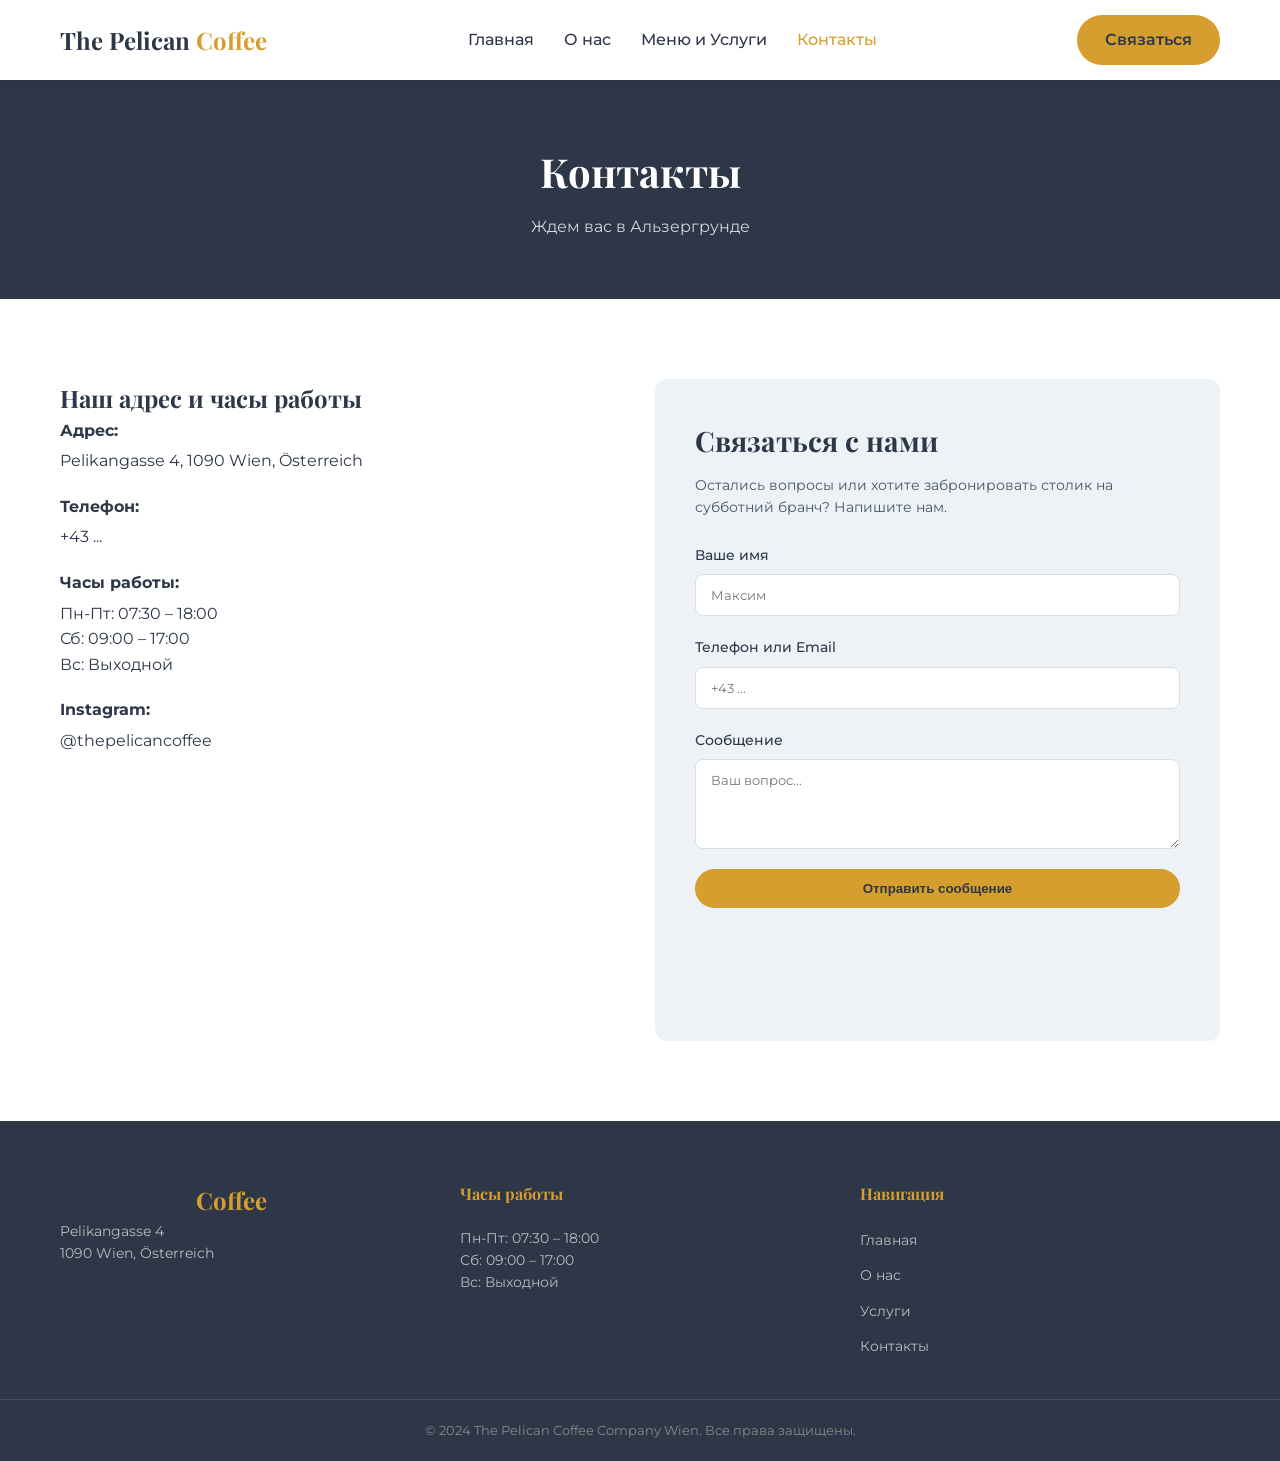
<file: contacts.html>
<!DOCTYPE html>
<html lang="ru">
<head>
    <meta charset="UTF-8">
    <meta name="viewport" content="width=device-width, initial-scale=1.0">
    <title>Контакты — The Pelican Coffee Company</title>
    <link rel="stylesheet" href="style.css">
    <link rel="preconnect" href="https://fonts.googleapis.com">
    <link rel="preconnect" href="https://fonts.gstatic.com" crossorigin>
    <link href="https://fonts.googleapis.com/css2?family=Montserrat:wght@300;400;500;600;700&family=Playfair+Display:wght@500;600;700&display=swap" rel="stylesheet">
</head>
<body>
    <header class="header">
        <div class="container nav-container">
            <a href="index.html" class="logo">The Pelican <span>Coffee</span></a>
            <nav class="nav">
                <ul class="nav-list">
                    <li><a href="index.html">Главная</a></li>
                    <li><a href="about.html">О нас</a></li>
                    <li><a href="services.html">Меню и Услуги</a></li>
                    <li><a href="contacts.html" class="active">Контакты</a></li>
                </ul>
            </nav>
            <a href="contacts.html#booking" class="btn btn-primary header-btn">Связаться</a>
            <button class="mobile-menu-btn" aria-label="Меню">
                <span></span><span></span><span></span>
            </button>
        </div>
    </header>

    <main>
        <section class="page-header">
            <div class="container">
                <h1>Контакты</h1>
                <p>Ждем вас в Альзергрунде</p>
            </div>
        </section>

        <section class="contacts-section section">
            <div class="container grid grid-2">
                <div class="contacts-info">
                    <h2>Наш адрес и часы работы</h2>
                    <ul class="contact-list">
                        <li>
                            <strong>Адрес:</strong>
                            <span>Pelikangasse 4, 1090 Wien, Österreich</span>
                        </li>
                        <li>
                            <strong>Телефон:</strong>
                            <span><a href="tel:+43123456789">+43 ...</a></span>
                        </li>
                        <li>
                            <strong>Часы работы:</strong>
                            <span>Пн-Пт: 07:30 – 18:00<br>Сб: 09:00 – 17:00<br>Вс: Выходной</span>
                        </li>
                        <li>
                            <strong>Instagram:</strong>
                            <span><a href="https://www.instagram.com/thepelicancoffee" target="_blank">@thepelicancoffee</a></span>
                        </li>
                    </ul>

                    <div class="map-container" style="margin-top: 30px;">
                        <iframe title="The Pelican Coffee Company Map" src="https://www.google.com/maps/embed?pb=!1m18!1m12!1m3!1d2658.5!2d16.35!3d48.22!2m3!1f0!2f0!3f0!3m2!1i1024!2i768!4f13.1!3m3!1m2!1s0x0%3A0x0!2zUGVsaWthbmdhc3NlIDQsIDEwOTAgV2llbiwgUsO2c3RlcmljaA!5e0!3m2!1sru!2sat!4v1620000000000!5m2!1sru!2sat" width="100%" height="250" style="border:0; border-radius: 12px;" allowfullscreen="" loading="lazy"></iframe>
                    </div>
                </div>

                <div class="booking-card" id="booking">
                    <h2>Связаться с нами</h2>
                    <p>Остались вопросы или хотите забронировать столик на субботний бранч? Напишите нам.</p>
                    
                    <form id="bookingForm" class="form">
                        <div class="form-group">
                            <label for="name">Ваше имя</label>
                            <input type="text" id="name" required placeholder="Максим">
                        </div>
                        <div class="form-group">
                            <label for="phone">Телефон или Email</label>
                            <input type="text" id="phone" required placeholder="+43 ...">
                        </div>
                        <div class="form-group">
                            <label for="message">Сообщение</label>
                            <textarea id="message" rows="4" required placeholder="Ваш вопрос..." style="padding: 12px 15px; border: 1px solid #ddd; border-radius: 8px; font-family: inherit; outline: none;"></textarea>
                        </div>
                        <button type="submit" class="btn btn-primary full-width">Отправить сообщение</button>
                        <div id="formSuccess" class="form-success" style="display: none;">
                            Спасибо! Ваше сообщение отправлено. Мы ответим в ближайшее время.
                        </div>
                    </form>
                </div>
            </div>
        </section>
    </main>

    <footer class="footer">
        <div class="container footer-grid">
            <div class="footer-col">
                <a href="index.html" class="logo">The Pelican <span>Coffee</span></a>
                <p>Pelikangasse 4<br>1090 Wien, Österreich</p>
            </div>
            <div class="footer-col">
                <h4>Часы работы</h4>
                <p>Пн-Пт: 07:30 – 18:00<br>Сб: 09:00 – 17:00<br>Вс: Выходной</p>
            </div>
            <div class="footer-col">
                <h4>Навигация</h4>
                <ul>
                    <li><a href="index.html">Главная</a></li>
                    <li><a href="about.html">О нас</a></li>
                    <li><a href="services.html">Услуги</a></li>
                    <li><a href="contacts.html">Контакты</a></li>
                </ul>
            </div>
        </div>
        <div class="footer-bottom">
            <p>&copy; 2024 The Pelican Coffee Company Wien. Все права защищены.</p>
        </div>
    </footer>

    <script src="script.js"></script>
</body>
</html>
</file>
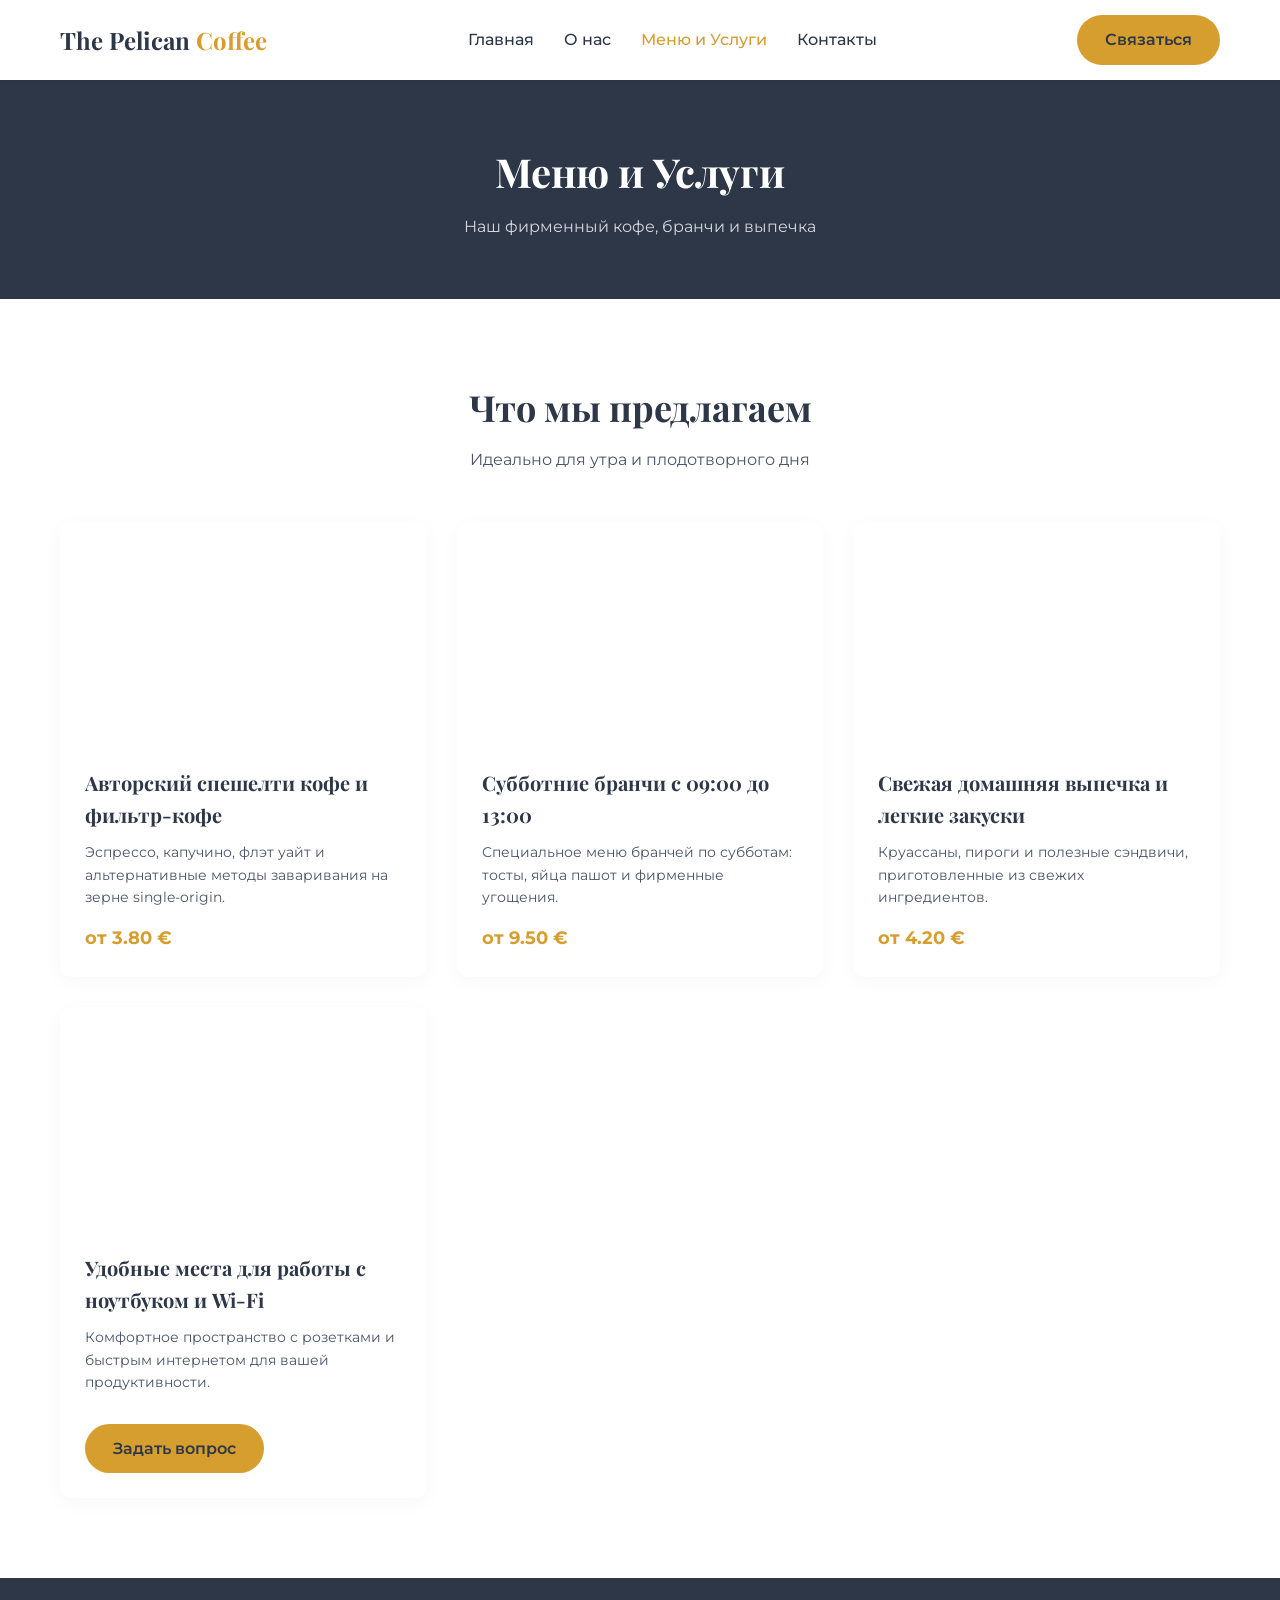
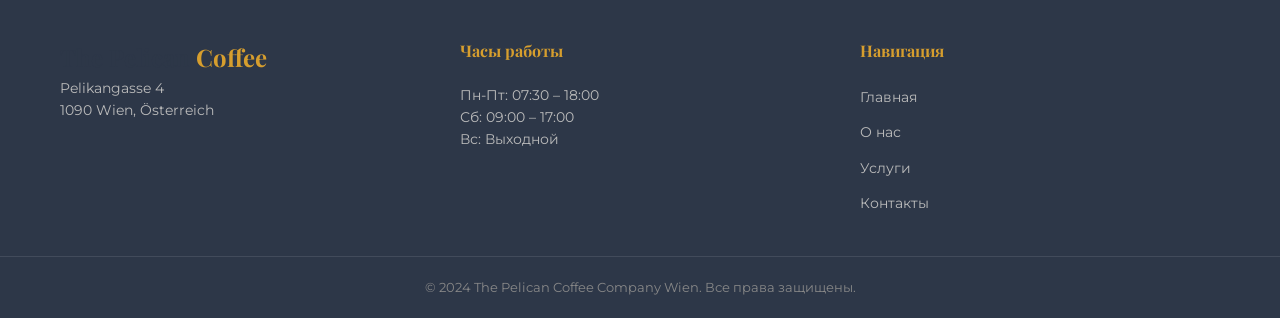
<file: services.html>
<!DOCTYPE html>
<html lang="ru">
<head>
    <meta charset="UTF-8">
    <meta name="viewport" content="width=device-width, initial-scale=1.0">
    <title>Меню и Услуги — The Pelican Coffee Company</title>
    <link rel="stylesheet" href="style.css">
    <link rel="preconnect" href="https://fonts.googleapis.com">
    <link rel="preconnect" href="https://fonts.gstatic.com" crossorigin>
    <link href="https://fonts.googleapis.com/css2?family=Montserrat:wght@300;400;500;600;700&family=Playfair+Display:wght@500;600;700&display=swap" rel="stylesheet">
</head>
<body>
    <header class="header">
        <div class="container nav-container">
            <a href="index.html" class="logo">The Pelican <span>Coffee</span></a>
            <nav class="nav">
                <ul class="nav-list">
                    <li><a href="index.html">Главная</a></li>
                    <li><a href="about.html">О нас</a></li>
                    <li><a href="services.html" class="active">Меню и Услуги</a></li>
                    <li><a href="contacts.html">Контакты</a></li>
                </ul>
            </nav>
            <a href="contacts.html#booking" class="btn btn-primary header-btn">Связаться</a>
            <button class="mobile-menu-btn" aria-label="Меню">
                <span></span><span></span><span></span>
            </button>
        </div>
    </header>

    <main>
        <section class="page-header">
            <div class="container">
                <h1>Меню и Услуги</h1>
                <p>Наш фирменный кофе, бранчи и выпечка</p>
            </div>
        </section>

        <section class="services-section section">
            <div class="container">
                <div class="section-title">
                    <h2>Что мы предлагаем</h2>
                    <p>Идеально для утра и плодотворного дня</p>
                </div>
                <div class="grid grid-2">
                    <div class="service-card">
                        <div class="service-img" style="background-image: url('https://images.unsplash.com/photo-1501339847302-ac426a4a7cbb');"></div>
                        <div class="service-content">
                            <h3>Авторский спешелти кофе и фильтр-кофе</h3>
                            <p>Эспрессо, капучино, флэт уайт и альтернативные методы заваривания на зерне single-origin.</p>
                            <span class="price">от 3.80 €</span>
                        </div>
                    </div>
                    <div class="service-card">
                        <div class="service-img" style="background-image: url('https://images.unsplash.com/photo-1495474472287-4d71bcdd2085');"></div>
                        <div class="service-content">
                            <h3>Субботние бранчи с 09:00 до 13:00</h3>
                            <p>Специальное меню бранчей по субботам: тосты, яйца пашот и фирменные угощения.</p>
                            <span class="price">от 9.50 €</span>
                        </div>
                    </div>
                    <div class="service-card">
                        <div class="service-img" style="background-image: url('https://images.unsplash.com/photo-1501339847302-ac426a4a7cbb');"></div>
                        <div class="service-content">
                            <h3>Свежая домашняя выпечка и легкие закуски</h3>
                            <p>Круассаны, пироги и полезные сэндвичи, приготовленные из свежих ингредиентов.</p>
                            <span class="price">от 4.20 €</span>
                        </div>
                    </div>
                    <div class="service-card">
                        <div class="service-img" style="background-image: url('https://images.unsplash.com/photo-1495474472287-4d71bcdd2085');"></div>
                        <div class="service-content">
                            <h3>Удобные места для работы с ноутбуком и Wi-Fi</h3>
                            <p>Комфортное пространство с розетками и быстрым интернетом для вашей продуктивности.</p>
                            <a href="contacts.html" class="btn btn-primary" style="margin-top: 15px; display: inline-block;">Задать вопрос</a>
                        </div>
                    </div>
                </div>
            </div>
        </section>
    </main>

    <footer class="footer">
        <div class="container footer-grid">
            <div class="footer-col">
                <a href="index.html" class="logo">The Pelican <span>Coffee</span></a>
                <p>Pelikangasse 4<br>1090 Wien, Österreich</p>
            </div>
            <div class="footer-col">
                <h4>Часы работы</h4>
                <p>Пн-Пт: 07:30 – 18:00<br>Сб: 09:00 – 17:00<br>Вс: Выходной</p>
            </div>
            <div class="footer-col">
                <h4>Навигация</h4>
                <ul>
                    <li><a href="index.html">Главная</a></li>
                    <li><a href="about.html">О нас</a></li>
                    <li><a href="services.html">Услуги</a></li>
                    <li><a href="contacts.html">Контакты</a></li>
                </ul>
            </div>
        </div>
        <div class="footer-bottom">
            <p>&copy; 2024 The Pelican Coffee Company Wien. Все права защищены.</p>
        </div>
    </footer>

    <script src="script.js"></script>
</body>
</html>
</file>
<file: style.css>
:root {
    --primary: #2D3748;
    --secondary: #D69E2E;
    --accent: #EDF2F7;
    --dark: #4A5568;
    --white: #ffffff;
    --transition: all 0.3s ease;
}

* {
    margin: 0;
    padding: 0;
    box-sizing: border-box;
}

body {
    font-family: 'Montserrat', sans-serif;
    color: var(--primary);
    background-color: var(--white);
    line-height: 1.6;
}

h1, h2, h3, h4, .logo {
    font-family: 'Playfair Display', serif;
}

a {
    text-decoration: none;
    color: inherit;
    transition: var(--transition);
}

ul {
    list-style: none;
}

.container {
    max-width: 1200px;
    margin: 0 auto;
    padding: 0 20px;
}

.grid {
    display: grid;
    gap: 30px;
}

.grid-2 {
    grid-template-columns: repeat(auto-fit, minmax(300px, 1fr));
}

.grid-3 {
    grid-template-columns: repeat(auto-fit, minmax(280px, 1fr));
}

.align-center {
    align-items: center;
}

.section {
    padding: 80px 0;
}

.bg-light {
    background-color: var(--accent);
}

/* Кнопки */
.btn {
    display: inline-block;
    padding: 12px 28px;
    border-radius: 30px;
    font-weight: 500;
    cursor: pointer;
    border: none;
    transition: var(--transition);
}

.btn-primary {
    background-color: var(--secondary);
    color: var(--primary);
    font-weight: 600;
}

.btn-primary:hover {
    background-color: #b78103;
    color: var(--white);
}

.btn-outline {
    background: transparent;
    border: 2px solid var(--white);
    color: var(--white);
}

.btn-outline:hover {
    background: var(--white);
    color: var(--primary);
}

.full-width {
    width: 100%;
}

/* Шапка */
.header {
    position: sticky;
    top: 0;
    background: var(--white);
    box-shadow: 0 2px 10px rgba(0,0,0,0.05);
    z-index: 1000;
    padding: 15px 0;
}

.nav-container {
    display: flex;
    align-items: center;
    justify-content: space-between;
}

.logo {
    font-size: 24px;
    font-weight: 700;
    color: var(--primary);
}

.logo span {
    color: var(--secondary);
}

.nav-list {
    display: flex;
    gap: 30px;
}

.nav-list a {
    font-weight: 500;
    color: var(--primary);
}

.nav-list a:hover,
.nav-list a.active {
    color: var(--secondary);
}

.mobile-menu-btn {
    display: none;
    background: none;
    border: none;
    cursor: pointer;
    flex-direction: column;
    gap: 6px;
}

.mobile-menu-btn span {
    display: block;
    width: 25px;
    height: 3px;
    background: var(--primary);
    transition: var(--transition);
}

/* Hero */
.hero {
    height: 85vh;
    background-size: cover;
    background-position: center;
    display: flex;
    align-items: center;
    text-align: center;
    color: var(--white);
}

.hero-content {
    max-width: 800px;
    margin: 0 auto;
}

.badge {
    display: inline-block;
    background: rgba(214, 158, 46, 0.2);
    padding: 6px 16px;
    border-radius: 20px;
    font-size: 14px;
    margin-bottom: 20px;
    border: 1px solid var(--secondary);
}

.hero h1 {
    font-size: 48px;
    margin-bottom: 20px;
    line-height: 1.2;
}

.hero p {
    font-size: 18px;
    margin-bottom: 30px;
    opacity: 0.9;
}

.hero-buttons {
    display: flex;
    gap: 15px;
    justify-content: center;
}

/* Заголовки секций */
.section-title {
    text-align: center;
    margin-bottom: 50px;
}

.section-title h2 {
    font-size: 36px;
    color: var(--primary);
    margin-bottom: 10px;
}

.section-title p {
    color: var(--dark);
}

/* Карточки */
.card {
    background: var(--white);
    padding: 40px 30px;
    border-radius: 12px;
    box-shadow: 0 5px 20px rgba(0,0,0,0.03);
    text-align: center;
    transition: var(--transition);
}

.card:hover {
    transform: translateY(-5px);
    box-shadow: 0 10px 30px rgba(0,0,0,0.08);
}

.card-icon {
    font-size: 40px;
    margin-bottom: 20px;
}

.card h3 {
    font-size: 20px;
    margin-bottom: 15px;
    color: var(--primary);
}

.card p {
    color: var(--dark);
    font-size: 15px;
}

/* Промо секция */
.promo-img img {
    width: 100%;
    border-radius: 12px;
    box-shadow: 0 10px 30px rgba(0,0,0,0.1);
}

.promo-text h2 {
    font-size: 36px;
    color: var(--primary);
    margin-bottom: 20px;
}

.promo-text p {
    color: var(--dark);
    margin-bottom: 30px;
}

/* Отзывы */
.testimonial-card {
    background: var(--accent);
    padding: 30px;
    border-radius: 12px;
    border-left: 4px solid var(--secondary);
}

.testimonial-card p {
    font-style: italic;
    margin-bottom: 15px;
    color: var(--primary);
}

.testimonial-card .author {
    font-weight: 600;
    color: var(--secondary);
}

/* Страницы заголовки */
.page-header {
    background: var(--primary);
    color: var(--white);
    padding: 60px 0;
    text-align: center;
}

.page-header h1 {
    font-size: 40px;
    margin-bottom: 10px;
}

.page-header p {
    opacity: 0.8;
}

/* О нас страница */
.about-image img {
    width: 100%;
    border-radius: 12px;
}

.stats-grid {
    display: flex;
    gap: 40px;
    margin-top: 30px;
}

.stat-item .number {
    display: block;
    font-size: 32px;
    font-weight: 700;
    color: var(--secondary);
    font-family: 'Playfair Display', serif;
}

.stat-item .label {
    font-size: 14px;
    color: var(--dark);
}

/* Сервисы страница */
.service-card {
    background: var(--white);
    border-radius: 12px;
    overflow: hidden;
    box-shadow: 0 5px 20px rgba(0,0,0,0.03);
}

.service-img {
    height: 220px;
    background-size: cover;
    background-position: center;
}

.service-content {
    padding: 25px;
}

.service-content h3 {
    font-size: 20px;
    margin-bottom: 10px;
    color: var(--primary);
}

.service-content p {
    color: var(--dark);
    margin-bottom: 15px;
    font-size: 14px;
}

.price {
    font-weight: 700;
    color: var(--secondary);
    font-size: 18px;
}

/* Контакты страница */
.contact-list {
    display: flex;
    flex-direction: column;
    gap: 20px;
}

.contact-list li {
    display: flex;
    flex-direction: column;
    gap: 5px;
}

.contact-list strong {
    color: var(--primary);
}

.booking-card {
    background: var(--accent);
    padding: 40px;
    border-radius: 12px;
}

.booking-card h2 {
    font-size: 28px;
    color: var(--primary);
    margin-bottom: 10px;
}

.booking-card p {
    color: var(--dark);
    margin-bottom: 25px;
    font-size: 14px;
}

.form {
    display: flex;
    flex-direction: column;
    gap: 20px;
}

.form-group {
    display: flex;
    flex-direction: column;
    gap: 8px;
}

.form-group label {
    font-weight: 500;
    font-size: 14px;
    color: var(--primary);
}

.form-group input,
.form-group textarea {
    padding: 12px 15px;
    border: 1px solid #ddd;
    border-radius: 8px;
    font-family: inherit;
    outline: none;
    transition: var(--transition);
}

.form-group input:focus,
.form-group textarea:focus {
    border-color: var(--secondary);
}

.form-success {
    margin-top: 15px;
    padding: 12px;
    background: #d4edda;
    color: #155724;
    border-radius: 8px;
    text-align: center;
    font-weight: 500;
}

/* Подвал */
.footer {
    background: var(--primary);
    color: var(--white);
    padding: 60px 0 20px;
}

.footer-grid {
    display: grid;
    grid-template-columns: repeat(auto-fit, minmax(250px, 1fr));
    gap: 40px;
    margin-bottom: 40px;
}

.footer-col h4 {
    margin-bottom: 20px;
    color: var(--secondary);
}

.footer-col p,
.footer-col li a {
    color: #bbb;
    font-size: 14px;
}

.footer-col ul {
    display: flex;
    flex-direction: column;
    gap: 10px;
}

.footer-col li a:hover {
    color: var(--white);
}

.footer-bottom {
    text-align: center;
    padding-top: 20px;
    border-top: 1px solid rgba(255,255,255,0.1);
    color: #888;
    font-size: 13px;
}

/* Адаптивность */
@media (max-width: 768px) {
    .nav {
        position: fixed;
        top: 70px;
        left: -100%;
        width: 100%;
        height: calc(100vh - 70px);
        background: var(--white);
        flex-direction: column;
        align-items: center;
        justify-content: center;
        transition: var(--transition);
        box-shadow: 0 10px 20px rgba(0,0,0,0.05);
    }

    .nav.active {
        left: 0;
    }

    .nav-list {
        flex-direction: column;
        align-items: center;
        gap: 20px;
    }

    .header-btn {
        display: none;
    }

    .mobile-menu-btn {
        display: flex;
    }

    .hero h1 {
        font-size: 32px;
    }

    .hero-buttons {
        flex-direction: column;
    }

    .section {
        padding: 50px 0;
    }
}
</file>
